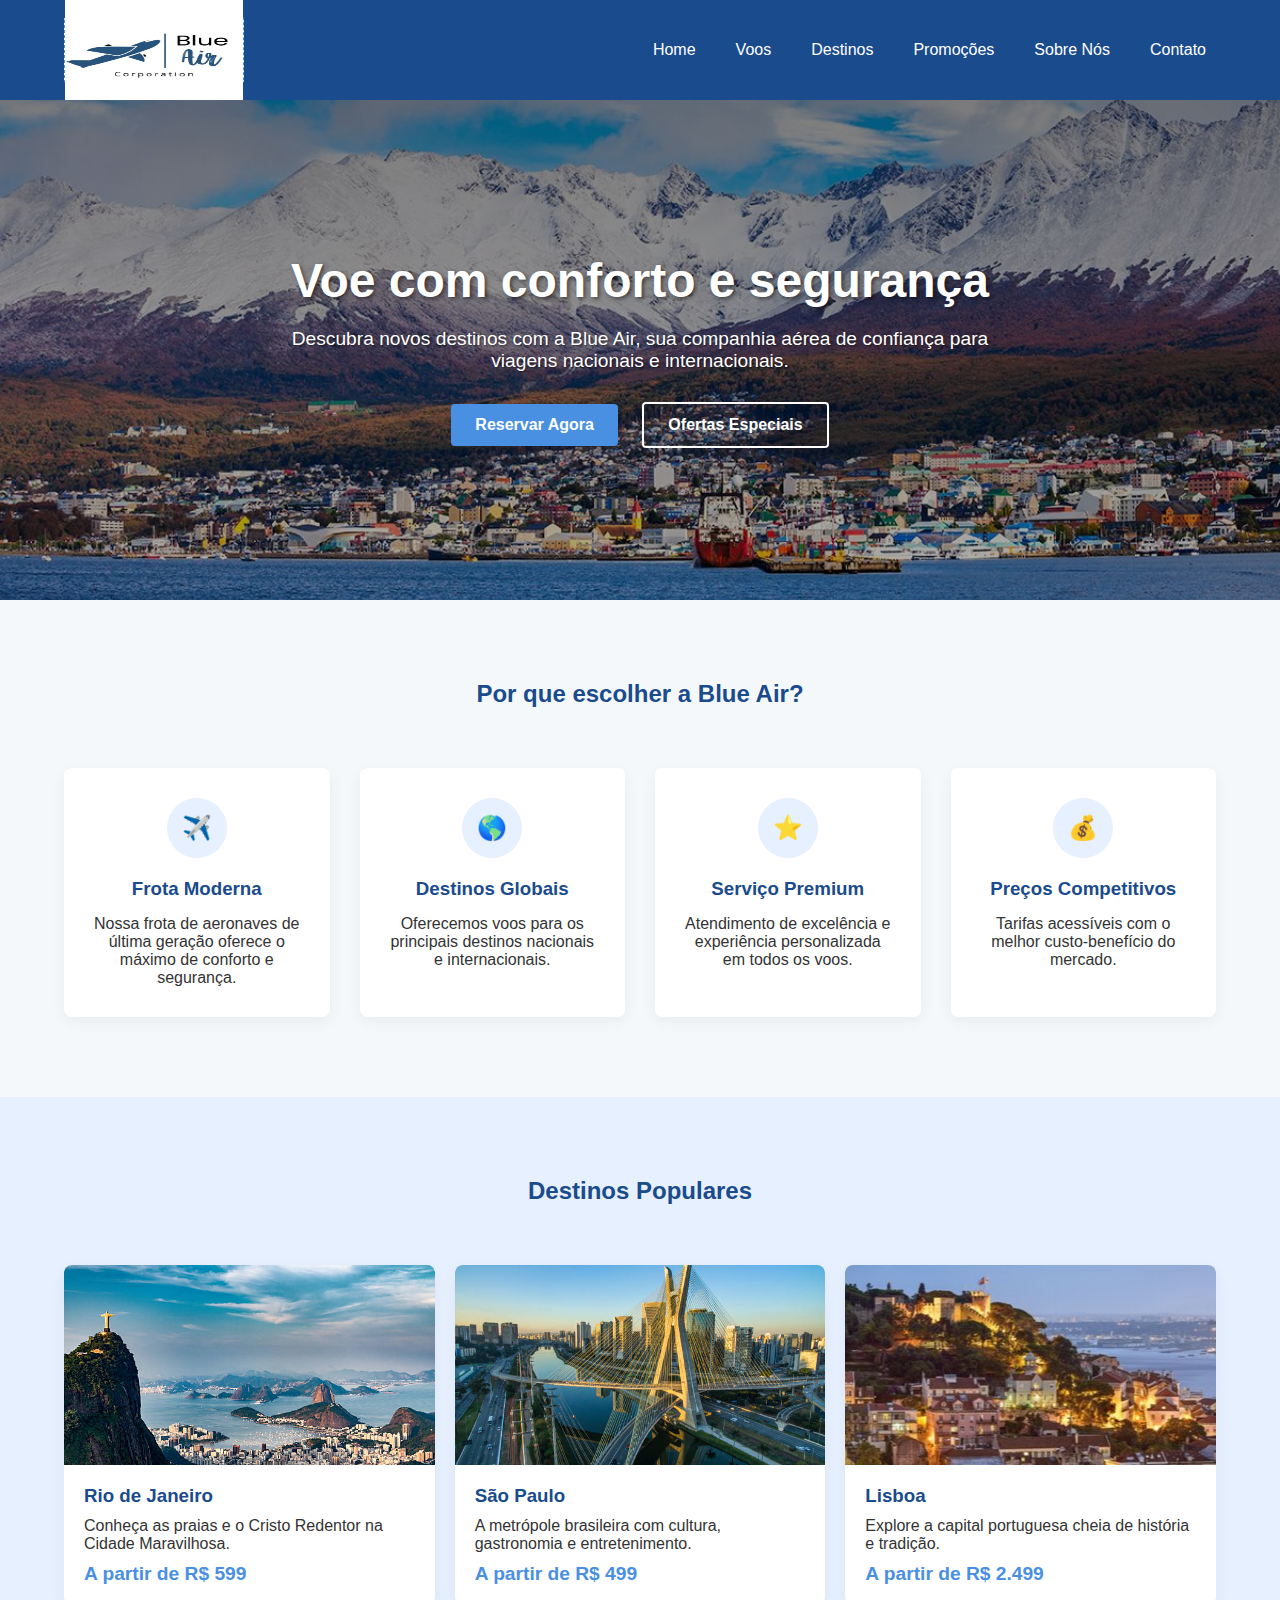
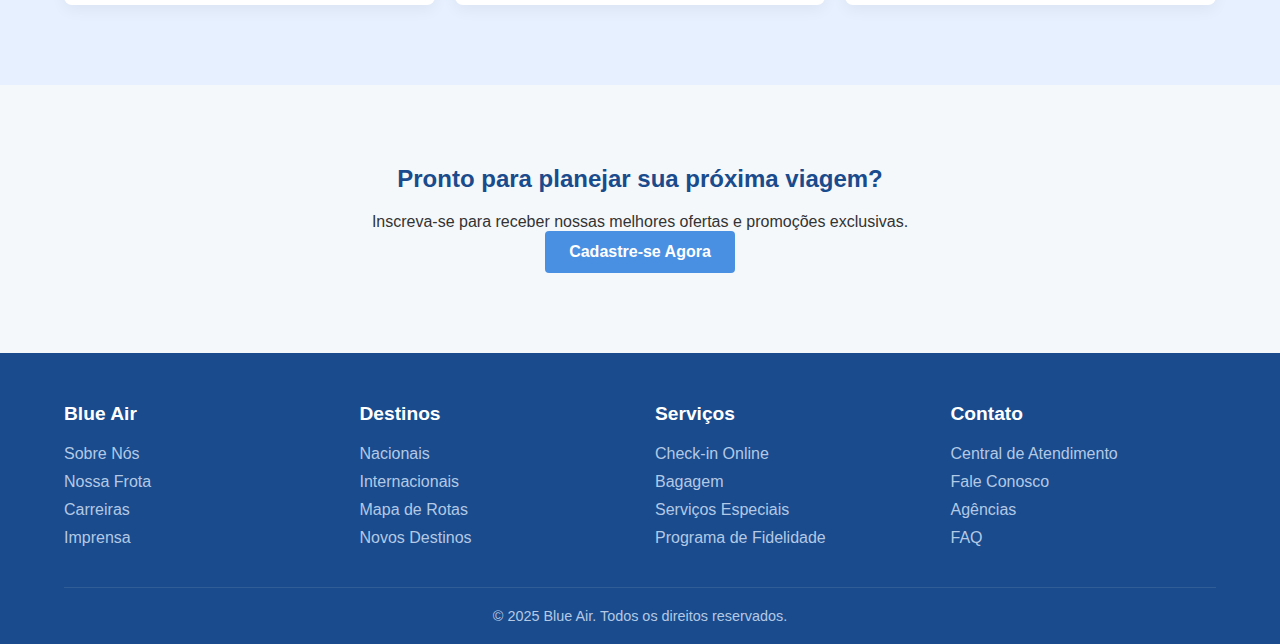
<file: index.html>
<!DOCTYPE html>
<html lang="pt-br">
<head>
    <meta charset="UTF-8">
    <meta name="viewport" content="width=device-width, initial-scale=1.0">
    <title>Blue Air - Aviação</title>
    <link rel="stylesheet" href="CSS/style.css">
 
</head>
<body>
    <header class="header">
        <div class="container">
            <nav class="navbar">
                <div class="logo-container">
                    <img src="Imagens/IMG_8135.png" width="200px" height="100px">
                    
                </div>
                <ul class="nav-links">
                    <li><a href="#">Home</a></li>
                    <li><a href="#">Voos</a></li>
                    <li><a href="#">Destinos</a></li>
                    <li><a href="#">Promoções</a></li>
                    <li><a href="#">Sobre Nós</a></li>
                    <li><a href="https://www.instagram.com/blueaircorporation">Contato</a></li>
                </ul>
            </nav>
        </div>
    </header>

    <section class="hero">
        <div class="hero-content">
            <h1>Voe com conforto e segurança</h1>
            <p>Descubra novos destinos com a Blue Air, sua companhia aérea de confiança para viagens nacionais e internacionais.</p>
            <div>
                <a href="#" class="btn">Reservar Agora</a>
                <a href="#" class="btn btn-outline">Ofertas Especiais</a>
            </div>
        </div>
    </section>

    <section class="features">
        <div class="container">
            <h2 class="section-title">Por que escolher a Blue Air?</h2>
            <div class="features-grid">
                <div class="feature-card">
                    <div class="feature-icon">✈️</div>
                    <h3>Frota Moderna</h3>
                    <p>Nossa frota de aeronaves de última geração oferece o máximo de conforto e segurança.</p>
                </div>
                <div class="feature-card">
                    <div class="feature-icon">🌎</div>
                    <h3>Destinos Globais</h3>
                    <p>Oferecemos voos para os principais destinos nacionais e internacionais.</p>
                </div>
                <div class="feature-card">
                    <div class="feature-icon">⭐</div>
                    <h3>Serviço Premium</h3>
                    <p>Atendimento de excelência e experiência personalizada em todos os voos.</p>
                </div>
                <div class="feature-card">
                    <div class="feature-icon">💰</div>
                    <h3>Preços Competitivos</h3>
                    <p>Tarifas acessíveis com o melhor custo-benefício do mercado.</p>
                </div>
            </div>
        </div>
    </section>

    <section class="destinations">
        <div class="container">
            <h2 class="section-title">Destinos Populares</h2>
            <div class="destinations-grid">
                <div class="destination-card">
                    <div class="destination-img" style="background-image: url('Imagens/rio.jpg')"></div>
                    <div class="destination-info">
                        <h3>Rio de Janeiro</h3>
                        <p>Conheça as praias e o Cristo Redentor na Cidade Maravilhosa.</p>
                        <div class="destination-price">A partir de R$ 599</div>
                    </div>
                </div>
                <div class="destination-card">
                    <div class="destination-img" style="background-image: url('Imagens/sp.jpg')"></div>
                    <div class="destination-info">
                        <h3>São Paulo</h3>
                        <p>A metrópole brasileira com cultura, gastronomia e entretenimento.</p>
                        <div class="destination-price">A partir de R$ 499</div>
                    </div>
                </div>
                <div class="destination-card">
                    <div class="destination-img" style="background-image: url('Imagens/lisboa.jpg')"></div>
                    <div class="destination-info">
                        <h3>Lisboa</h3>
                        <p>Explore a capital portuguesa cheia de história e tradição.</p>
                        <div class="destination-price">A partir de R$ 2.499</div>
                    </div>
                </div>
            </div>
        </div>
    </section>

    <section class="cta">
        <div class="container">
            <h2>Pronto para planejar sua próxima viagem?</h2>
            <p>Inscreva-se para receber nossas melhores ofertas e promoções exclusivas.</p>
            <a href="#" class="btn">Cadastre-se Agora</a>
        </div>
    </section>

    <footer class="footer">
        <div class="container">
            <div class="footer-grid">
                <div class="footer-column">
                    <h3>Blue Air</h3>
                    <ul class="footer-links">
                        <li><a href="historia.html">Sobre Nós</a></li>
                        <li><a href="#">Nossa Frota</a></li>
                        <li><a href="#">Carreiras</a></li>
                        <li><a href="#">Imprensa</a></li>
                    </ul>
                </div>
                <div class="footer-column">
                    <h3>Destinos</h3>
                    <ul class="footer-links">
                        <li><a href="#">Nacionais</a></li>
                        <li><a href="#">Internacionais</a></li>
                        <li><a href="#">Mapa de Rotas</a></li>
                        <li><a href="#">Novos Destinos</a></li>
                    </ul>
                </div>
                <div class="footer-column">
                    <h3>Serviços</h3>
                    <ul class="footer-links">
                        <li><a href="#">Check-in Online</a></li>
                        <li><a href="#">Bagagem</a></li>
                        <li><a href="#">Serviços Especiais</a></li>
                        <li><a href="#">Programa de Fidelidade</a></li>
                    </ul>
                </div>
                <div class="footer-column">
                    <h3>Contato</h3>
                    <ul class="footer-links">
                        <li><a href="#">Central de Atendimento</a></li>
                        <li><a href="#">Fale Conosco</a></li>
                        <li><a href="#">Agências</a></li>
                        <li><a href="#">FAQ</a></li>
                    </ul>
                </div>
            </div>
            <div class="copyright">
                &copy; 2025 Blue Air. Todos os direitos reservados.
            </div>
        </div>
    </footer>
</body>
</html>
</file>
<file: CSS/style.css>
* {
    margin: 0;
    padding: 0;
    box-sizing: border-box;
    font-family: 'Arial', sans-serif;
}

body {
    background-color: #f5f8fa;
    color: #333;
}

.header {
    background-color: #1a4b8c;
    padding: 15px 0;
    box-shadow: 0 2px 5px rgba(0,0,0,0.1);
}

.container {
    width: 90%;
    max-width: 1200px;
    margin: 0 auto;
}

.navbar {
    display: flex;
    justify-content: space-between;
    align-items: center;
}

.logo-container {
    width: 180px;
    height: 70px;
    background-color: #fff;
    display: flex;
    justify-content: center;
    align-items: center;
    border-radius: 5px;
    margin-right: 20px;
    border: 1px dashed #4a90e2;
}

.logo-text {
    color: #4a90e2;
    font-weight: bold;
    text-align: center;
}

.nav-links {
    display: flex;
    list-style: none;
}

.nav-links li {
    margin-left: 20px;
}

.nav-links a {
    color: white;
    text-decoration: none;
    font-weight: 500;
    transition: color 0.3s;
    padding: 5px 10px;
    border-radius: 4px;
}

.nav-links a:hover {
    background-color: rgba(255,255,255,0.2);
}

.hero {
    background-image: linear-gradient(rgba(0,0,0,0.5), rgba(0,0,0,0.3)), url('/Imagens/imagem.jpg');
    background-size: cover;
    background-position: center;
    height: 500px;
    display: flex;
    align-items: center;
    text-align: center;
    color: white;
}

.hero-content {
    max-width: 800px;
    margin: 0 auto;
    padding: 20px;
}

.hero h1 {
    font-size: 3rem;
    margin-bottom: 20px;
    text-shadow: 2px 2px 4px rgba(0,0,0,0.5);
}

.hero p {
    font-size: 1.2rem;
    margin-bottom: 30px;
    text-shadow: 1px 1px 2px rgba(0,0,0,0.5);
}

.btn {
    background-color: #4a90e2;
    color: white;
    padding: 12px 24px;
    border: none;
    border-radius: 4px;
    font-size: 1rem;
    font-weight: bold;
    cursor: pointer;
    transition: background-color 0.3s;
    text-decoration: none;
    display: inline-block;
    margin: 0 10px;
}

.btn:hover {
    background-color: #3a7bc8;
}

.btn-outline {
    background-color: transparent;
    border: 2px solid white;
}

.btn-outline:hover {
    background-color: rgba(255,255,255,0.2);
}

.features {
    padding: 80px 0;
}

.section-title {
    text-align: center;
    margin-bottom: 60px;
    color: #1a4b8c;
}

.features-grid {
    display: grid;
    grid-template-columns: repeat(auto-fit, minmax(250px, 1fr));
    gap: 30px;
}

.feature-card {
    background-color: white;
    padding: 30px;
    border-radius: 8px;
    box-shadow: 0 5px 15px rgba(0,0,0,0.05);
    text-align: center;
    transition: transform 0.3s;
}

.feature-card:hover {
    transform: translateY(-10px);
}

.feature-icon {
    width: 60px;
    height: 60px;
    background-color: #e6f0ff;
    border-radius: 50%;
    display: flex;
    justify-content: center;
    align-items: center;
    margin: 0 auto 20px;
    color: #4a90e2;
    font-size: 24px;
}

.feature-card h3 {
    margin-bottom: 15px;
    color: #1a4b8c;
}

.destinations {
    background-color: #e6f0ff;
    padding: 80px 0;
}

.destinations-grid {
    display: grid;
    grid-template-columns: repeat(auto-fit, minmax(300px, 1fr));
    gap: 20px;
}

.destination-card {
    background-color: white;
    border-radius: 8px;
    overflow: hidden;
    box-shadow: 0 5px 15px rgba(0,0,0,0.05);
    transition: transform 0.3s;
}

.destination-card:hover {
    transform: translateY(-10px);
}

.destination-img {
    height: 200px;
    background-color: #ddd;
    background-size: cover;
    background-position: center;
}

.destination-info {
    padding: 20px;
}

.destination-info h3 {
    color: #1a4b8c;
    margin-bottom: 10px;
}

.destination-price {
    color: #4a90e2;
    font-weight: bold;
    font-size: 1.2rem;
    margin-top: 10px;
}

.cta {
    padding: 80px 0;
    text-align: center;
}

.cta h2 {
    margin-bottom: 20px;
    color: #1a4b8c;
}

.footer {
    background-color: #1a4b8c;
    color: white;
    padding: 50px 0 20px;
}

.footer-grid {
    display: grid;
    grid-template-columns: repeat(auto-fit, minmax(200px, 1fr));
    gap: 30px;
    margin-bottom: 30px;
}

.footer-column h3 {
    margin-bottom: 20px;
    font-size: 1.2rem;
}

.footer-links {
    list-style: none;
}

.footer-links li {
    margin-bottom: 10px;
}

.footer-links a {
    color: #b3c9e6;
    text-decoration: none;
    transition: color 0.3s;
}

.footer-links a:hover {
    color: white;
}

.copyright {
    text-align: center;
    padding-top: 20px;
    border-top: 1px solid rgba(255,255,255,0.1);
    color: #b3c9e6;
    font-size: 0.9rem;
}

@media (max-width: 768px) {
    .navbar {
        flex-direction: column;
        text-align: center;
    }
    
    .logo-container {
        margin: 0 auto 20px;
    }
    
    .nav-links {
        flex-wrap: wrap;
        justify-content: center;
    }
    
    .nav-links li {
        margin: 5px 10px;
    }
    
    .hero h1 {
        font-size: 2.5rem;
    }
}
</file>
